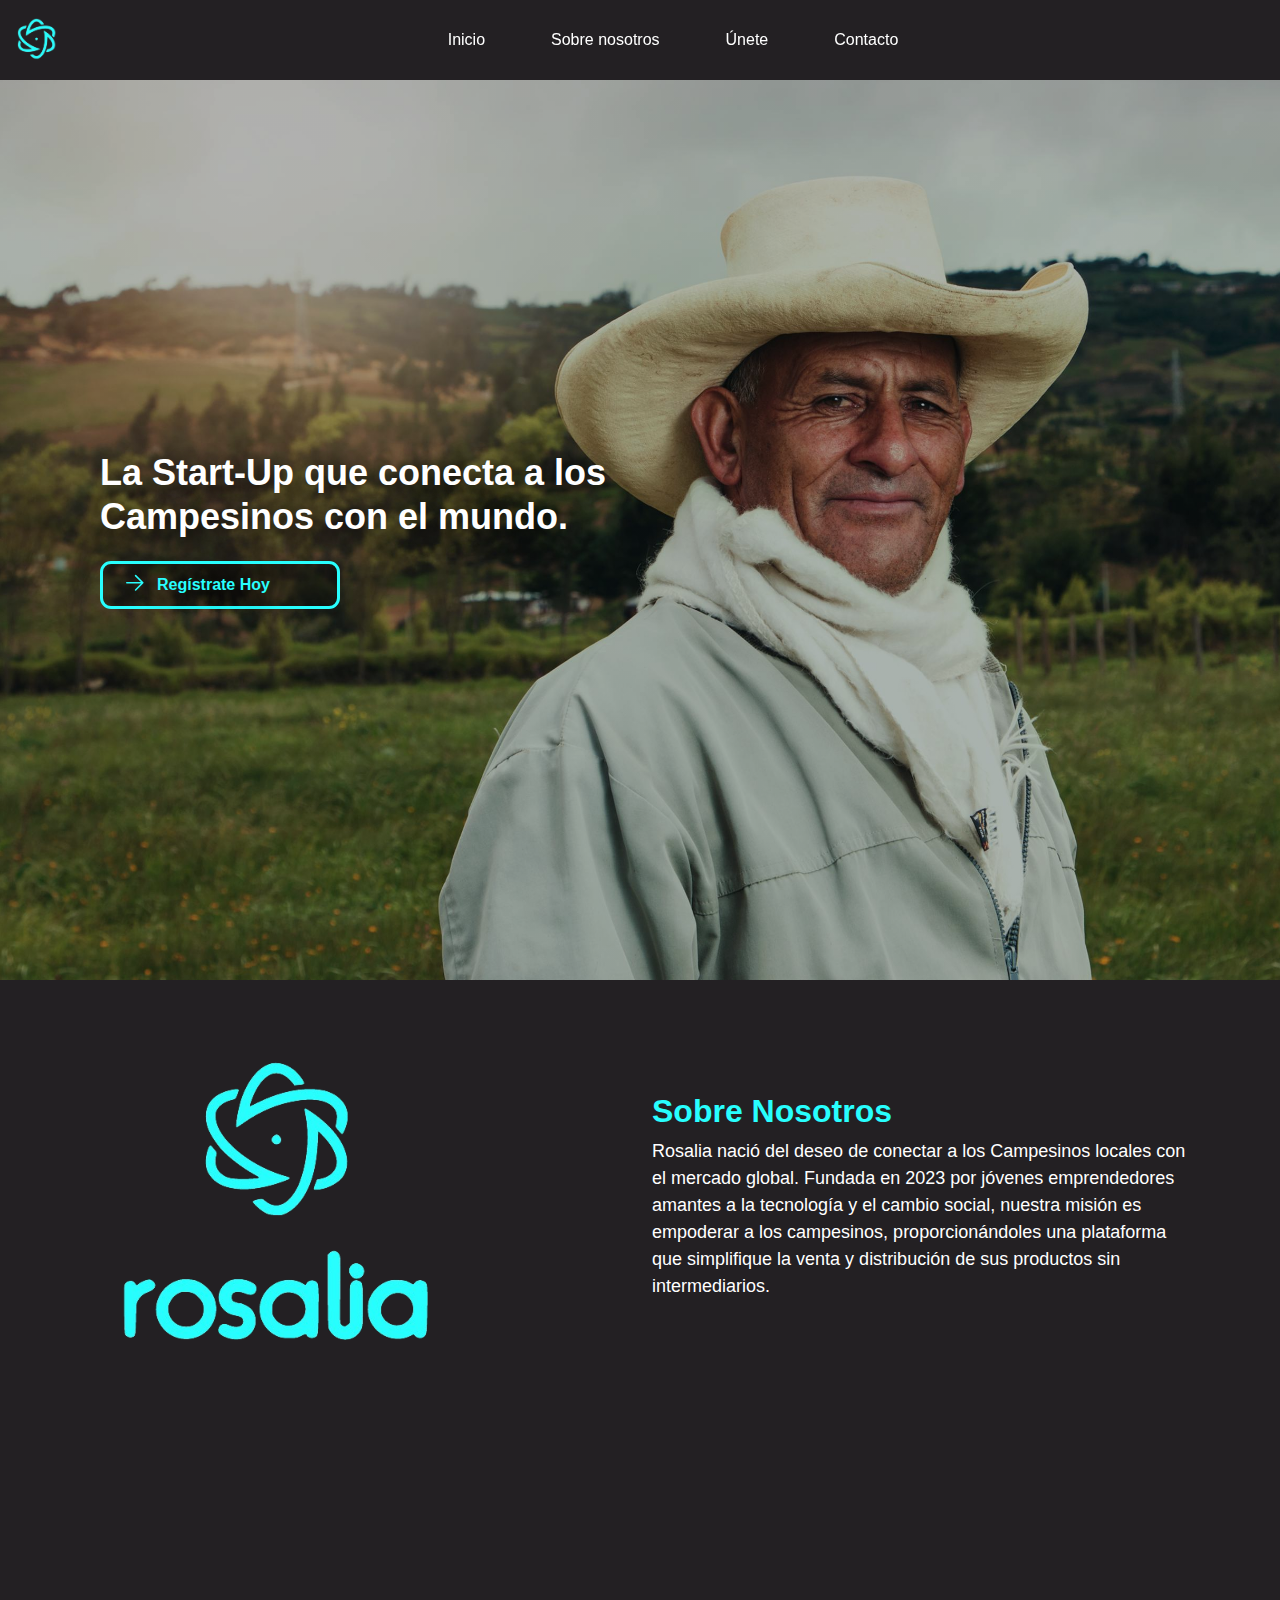
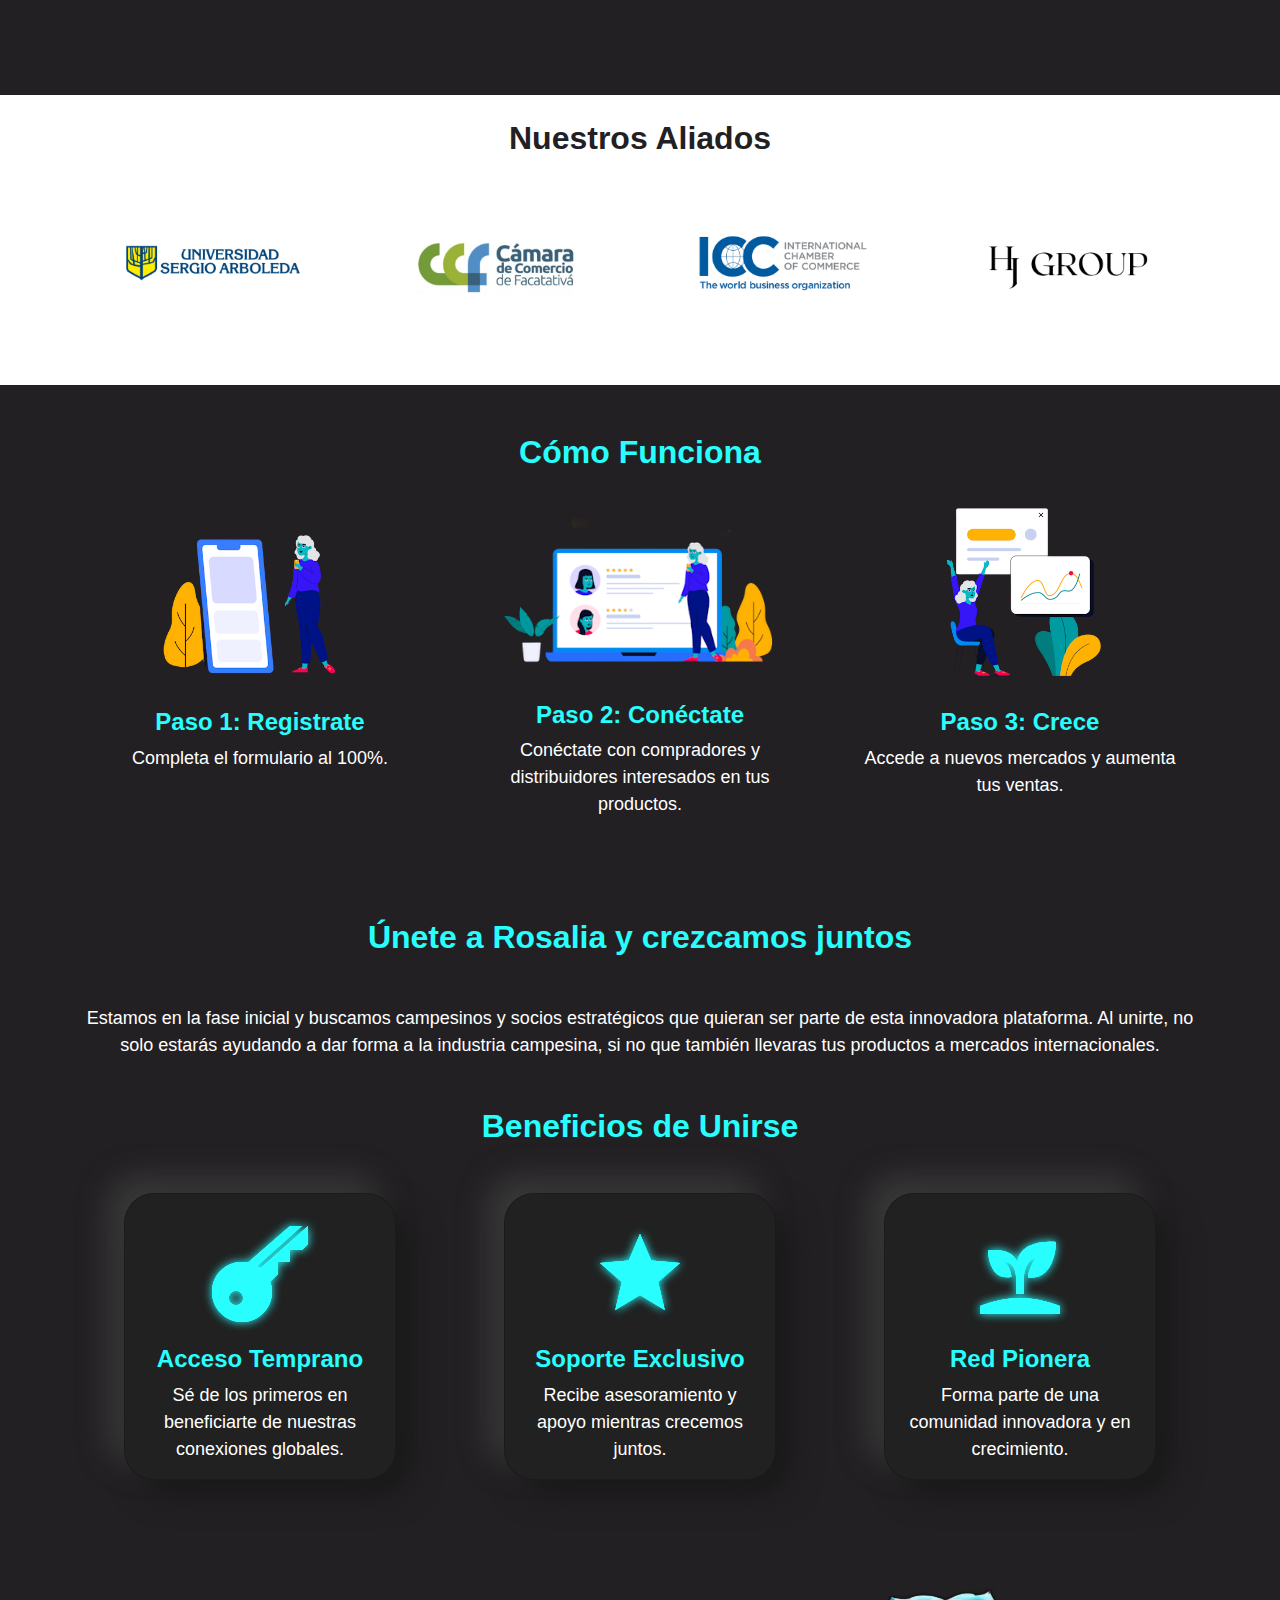
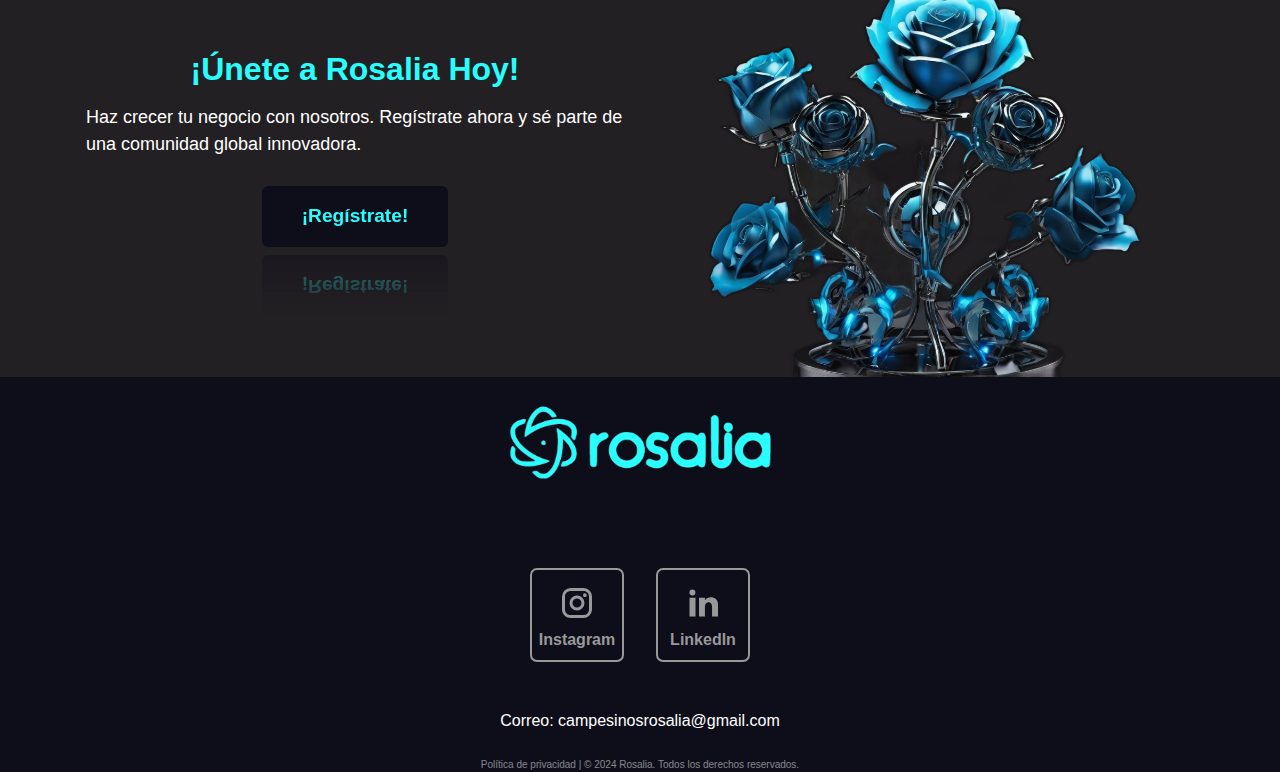
<file: index.html>
<!DOCTYPE html>
<html lang="en">

<head>
    <meta charset="UTF-8">
    <meta name="viewport" content="width=device-width, initial-scale=1.0">
    <title>Rosalia Start-Up</title>
    <link href="https://cdn.jsdelivr.net/npm/bootstrap@5.3.3/dist/css/bootstrap.min.css" rel="stylesheet"
        integrity="sha384-QWTKZyjpPEjISv5WaRU9OFeRpok6YctnYmDr5pNlyT2bRjXh0JMhjY6hW+ALEwIH" crossorigin="anonymous">
    <link href="https://cdn.jsdelivr.net/npm/aos@2.3.4/dist/aos.css" rel="stylesheet">
    <link rel="stylesheet" href="style.css">

    <link rel="icon" href="img/favicon rosalia.png" type="image/png">
</head>
<body>

    <nav class="navbar navbar-expand-lg navbar-custom fixed-top">
        <div class="container-fluid d-flex">
            <a class="navbar-brand" href="#inicio">
                <img src="img/icono rosalia png.png" alt="Bootstrap" width="50" height="auto">
            </a>
            <button class="navbar-toggler" type="button" data-bs-toggle="collapse" data-bs-target="#navbarNav"
                aria-controls="navbarNav" aria-expanded="false" aria-label="Toggle navigation">
                <label class="hamburguesa">
                    <input type="checkbox">
                    <div class="checkmark">
                        <span></span>
                        <span></span>
                        <span></span>
                    </div>
                </label>
            </button>
            <div class="collapse navbar-collapse" id="navbarNav">
                <ul class="navbar-nav">
                    <li class="nav-item">
                        <a class="nav-link" aria-current="page" href="#inicio">Inicio</a>
                    </li>
                    <li class="nav-item">
                        <a class="nav-link" href="#sobre-nosotros">Sobre nosotros</a>
                    </li>
                    <li class="nav-item">
                        <a class="nav-link" href="#unete">Únete</a>
                    </li>
                    <li class="nav-item">
                        <a class="nav-link" href="#contacto">Contacto</a>
                    </li>
                </ul>
            </div>
        </div>
    </nav>

    <header class="main-header pagina" id="inicio">
        <div class="overlay">
            <div class="inicio container text-left">
                <div class="content">
                    <h1 style="font-weight: 600; text-shadow:black 0px 4px 25px; font-size: 36px;">La Start-Up que
                        conecta a los Campesinos con el mundo.</h1>
                    <a href="https://forms.gle/9NiGfaWbfiVyMMTx9" target="_blank">
                        <button class="button">
                            <svg xmlns="http://www.w3.org/2000/svg" fill="none" viewBox="0 0 24 24" stroke-width="1.5" stroke="currentColor"
                                class="w-6 h-6">
                                <path stroke-linecap="round" stroke-linejoin="round" d="M4.5 12h15m0 0l-6.75-6.75M19.5 12l-6.75 6.75">
                                </path>
                            </svg>
                            <div class="text">
                                Regístrate Hoy
                            </div>
                        </button>
                    </a>
                </div>
            </div>
        </div>
    </header>

    <section class="sobre_nosotros container text-center mt-4 pagina" id="sobre-nosotros">
        <div class="row align-items-center" style="min-height: 200px;">
            <div class="col-md-12 col-lg-6">
                <img src="img/Rosalia_Logo PNG.png" alt="logo Rosalia" class=" d-none d-lg-block img-fluid"
                    style="width: 400px;">
                <img src="img/logo 2 rosalia.png" alt="logo Rosalia" class="d-block d-lg-none img-fluid"
                    style="width: 350px; margin: auto; display: block;">
            </div>
            <div class="col-md-12 col-lg-6 sobre_nosotros_texto">
                <h2>Sobre Nosotros</h2>
                <p>Rosalia nació del deseo de conectar a los Campesinos locales con el mercado global. Fundada en 2023
                    por jóvenes emprendedores amantes a la tecnología y el cambio social, nuestra misión es empoderar a
                    los campesinos, proporcionándoles una plataforma que simplifique la venta y distribución de sus
                    productos sin intermediarios.</p>
            </div>
        </div>
    </section>

    <section id="impact" class="impact-section py-5 mt-2">
        <div class="container">
            <h2 data-aos="fade-up">Impacto de rosalia en Colombia</h2>
            <div class="row mt-4">
                <div class="col-md-4 text-center" data-aos="fade-up" data-aos-delay="100">
                    <h3><span class="counter" data-count="1500">0</span>+</h3>
                    <p>Productores de flores beneficiados</p>
                </div>
                <div class="col-md-4 text-center" data-aos="fade-up" data-aos-delay="200">
                    <h3><span class="counter" data-count="2700000">0</span>+</h3>
                    <p>Campesinos beneficiados</p>
                </div>
                <div class="col-md-4 text-center" data-aos="fade-up" data-aos-delay="300">
                    <h3><span class="counter" data-count="100">0</span>%</h3>
                    <p>Incremento en ingresos</p>
                </div>
            </div>
        </div>
    </section>


    <section class="aliados py-4 text-center" style="background-color: white;">
        <div class="container">
            <h2>Nuestros Aliados</h2>
            <div class="row align-items-center justify-content-center">
                <div class="col-6 col-md-3 my-2">
                    <img src="img/aliado1.png" alt="logo universidad sergio arboleda" class="img-fluid">
                </div>
                <div class="col-6 col-md-3 my-2">
                    <img src="img/aliado2.png" alt="logo camara de comercio de facatativa" class="img-fluid">
                </div>
                <div class="col-6 col-md-3 my-2">
                    <img src="img/aliado3.png" alt="logo camara de comercio internacional" class="img-fluid">
                </div>
                <div class="col-6 col-md-3 my-2">
                    <img src="img/HJ GROUP.png" alt="logo HJ group" class="img-fluid">
                </div>
            </div>
        </div>
    </section>



    <section class="como-funciona py-5">
        <div class="container">
            <h2 class="text-center mb-1">Cómo Funciona</h2>
            <div class="row">
                <div class="col-12 col-md-4 mb-1">
                    <div class="funciona-item text-center p-3">
                        <img src="img/ilustracion1.png" alt="Paso 1" class="img-fluid mb-3">
                        <h4>Paso 1: Registrate</h4>
                        <p>Completa el formulario al 100%.</p>
                    </div>
                </div>
                <div class="col-12 col-md-4 mb-1">
                    <div class="funciona-item text-center p-3">
                        <img src="img/ilustracion2.png" alt="Paso 2" class="img-fluid mb-3">
                        <h4>Paso 2: Conéctate</h4>
                        <p>Conéctate con compradores y distribuidores interesados en tus productos.</p>
                    </div>
                </div>
                <div class="col-12 col-md-4 mb-1">
                    <div class="funciona-item text-center p-3">
                        <img src="img/ilustracion3.png" alt="Paso 3" class="img-fluid mb-3">
                        <h4>Paso 3: Crece</h4>
                        <p>Accede a nuevos mercados y aumenta tus ventas.</p>
                    </div>
                </div>
            </div>
        </div>
    </section>


    <section class="unete py-3 pagina" id="unete">
        <div class="container">
            <h2 class="text-center mb-5">Únete a Rosalia y crezcamos juntos</h2>
            <p class="text-center mb-5">Estamos en la fase inicial y buscamos campesinos y socios estratégicos que quieran
                ser parte de esta innovadora plataforma. Al unirte, no solo estarás ayudando a dar forma a la industria
                campesina, si no que también llevaras tus productos a mercados internacionales.</p>
            <h2 class="text-center mb-5">Beneficios de Unirse</h2>
            <div class="row justify-content-center">
                <div class="col-12 col-md-4 mb-4">
                    <div class="card text-center">
                        <div class="card-body">
                            <span class="vaadin--key m-3 neon"></span>
                            <h4 class="card-title">Acceso Temprano</h4>
                            <p class="card-text">Sé de los primeros en beneficiarte de nuestras conexiones globales.</p>
                        </div>
                    </div>
                </div>
                <div class="col-12 col-md-4 mb-4">
                    <div class="card text-center">
                        <div class="card-body">
                            <span class="material-symbols--star m-3 neon"></span>
                            <h4 class="card-title">Soporte Exclusivo</h4>
                            <p class="card-text">Recibe asesoramiento y apoyo mientras crecemos juntos.</p>
                        </div>
                    </div>
                </div>
                <div class="col-12 col-md-4 mb-4">
                    <div class="card text-center">
                        <div class="card-body">
                            <span class="mdi--seedling m-3 neon"></span>
                            <h4 class="card-title">Red Pionera</h4>
                            <p class="card-text">Forma parte de una comunidad innovadora y en crecimiento.</p>
                        </div>
                    </div>
                </div>
            </div>
        </div>
    </section>


    <section class="llamado container text-center mt-5">
        <div class="row align-items-center">
            <div class="col-sm-12 col-md-6 col-lg-6 text-center">
                <h2 class="mb-3">¡Únete a Rosalia Hoy!</h2>
                <p class="m-1 text-start text-md-start text-sm-center">Haz crecer tu negocio con nosotros. Regístrate ahora
                    y sé parte de una comunidad global innovadora.</p>
                    <a href="https://forms.gle/9NiGfaWbfiVyMMTx9" target="_blank">
                <button class="btn-llamado mt-4 mb-5">
                    ¡Regístrate!
                </button>
                </a>
            </div>
            <div class="col-sm-12 col-md-6 col-lg-6 mt-sm-4 mt-md-0">
                <img src="img/ROSA IA.png" alt="logo Rosalia" class="img-fluid">
            </div>
        </div>
    </section>



<footer class="footer pagina" id="contacto">
    <div class="container text-center">
        <div class="row align-items-center">
            <!-- Logo -->
            <div class="col-12">
                <img src="img/logo 2 rosalia.png" alt="logo Rosalia" class="img-fluid mt-3" id="footer-logo">
            </div>

            <!-- Social Media Buttons -->
            <div class="col-6 d-flex justify-content-end">
                <div class="light-button">
                    <a href="redes.html" target="_parent" class="custom-link">
                    <button class="bt">
                        <div class="light-holder">
                            <div class="dot"></div>
                            <div class="light"></div>
                        </div>
                        <div class="button-holder">
                            <svg xmlns="http://www.w3.org/2000/svg" width="36" height="36" viewBox="0 0 24 24">
                                <path fill="currentColor"
                                    d="M7.8 2h8.4C19.4 2 22 4.6 22 7.8v8.4a5.8 5.8 0 0 1-5.8 5.8H7.8C4.6 22 2 19.4 2 16.2V7.8A5.8 5.8 0 0 1 7.8 2m-.2 2A3.6 3.6 0 0 0 4 7.6v8.8C4 18.39 5.61 20 7.6 20h8.8a3.6 3.6 0 0 0 3.6-3.6V7.6C20 5.61 18.39 4 16.4 4zm9.65 1.5a1.25 1.25 0 0 1 1.25 1.25A1.25 1.25 0 0 1 17.25 8A1.25 1.25 0 0 1 16 6.75a1.25 1.25 0 0 1 1.25-1.25M12 7a5 5 0 0 1 5 5a5 5 0 0 1-5 5a5 5 0 0 1-5-5a5 5 0 0 1 5-5m0 2a3 3 0 0 0-3 3a3 3 0 0 0 3 3a3 3 0 0 0 3-3a3 3 0 0 0-3-3" />
                            </svg>
                            <p>Instagram</p>
                        </div>
                    </button>
                    </a>
                </div>
            </div>

            <div class="col-6 d-flex justify-content-start">
                <div class="light-button">
                    <a href="redes.html" target="_parent" class="custom-link">
                    <button class="bt">
                        <div class="light-holder">
                            <div class="dot"></div>
                            <div class="light"></div>
                        </div>
                        <div class="button-holder">
                            <svg xmlns="http://www.w3.org/2000/svg" width="36" height="36" viewBox="0 0 24 24">
                                <path fill="currentColor"
                                    d="M6.94 5a2 2 0 1 1-4-.002a2 2 0 0 1 4 .002M7 8.48H3V21h4zm6.32 0H9.34V21h3.94v-6.57c0-3.66 4.77-4 4.77 0V21H22v-7.93c0-6.17-7.06-5.94-8.72-2.91z" />
                            </svg>
                            <p>Linkedln</p>
                        </div>
                    </button>
                    </a>
                </div>
            </div>

            <!-- Contact Information -->
            <div class="col-12 mt-5">
                <p class="mb-0">Correo: campesinosrosalia@gmail.com</p>
            </div>
        </div>

        <!-- Privacy Policy and Copyright -->
        <div class="row Copyright mt-4">
            <div class="col-12">
                <p class="mb-0">Política de privacidad | © 2024 Rosalia. Todos los derechos reservados.</p>
            </div>
        </div>
    </div>
</footer>


    <script src="https://cdn.jsdelivr.net/npm/bootstrap@5.3.3/dist/js/bootstrap.bundle.min.js"
        integrity="sha384-YvpcrYf0tY3lHB60NNkmXc5s9fDVZLESaAA55NDzOxhy9GkcIdslK1eN7N6jIeHz"
        crossorigin="anonymous"></script>
    <script src="https://cdn.jsdelivr.net/npm/aos@2.3.4/dist/aos.js"></script>
    <script src="https://cdn.jsdelivr.net/npm/jquery@3.6.0/dist/jquery.min.js"></script>

    <script>
        // Inicializar AOS
        AOS.init();

        // Contador
        $(document).ready(function () {
            var a = 0;
            $(window).scroll(function () {
                var oTop = $('.counter').offset().top - window.innerHeight;
                if (a == 0 && $(window).scrollTop() > oTop) {
                    $('.counter').each(function () {
                        var $this = $(this),
                            countTo = $this.attr('data-count');
                        $({
                            countNum: $this.text()
                        }).animate({
                            countNum: countTo
                        },
                            {
                                duration: 2000,
                                easing: 'swing',
                                step: function () {
                                    $this.text(Math.floor(this.countNum));
                                },
                                complete: function () {
                                    $this.text(this.countNum);
                                }
                            });
                    });
                    a = 1;
                }
            });
        });
    </script>

    </body>
    </html>
</file>
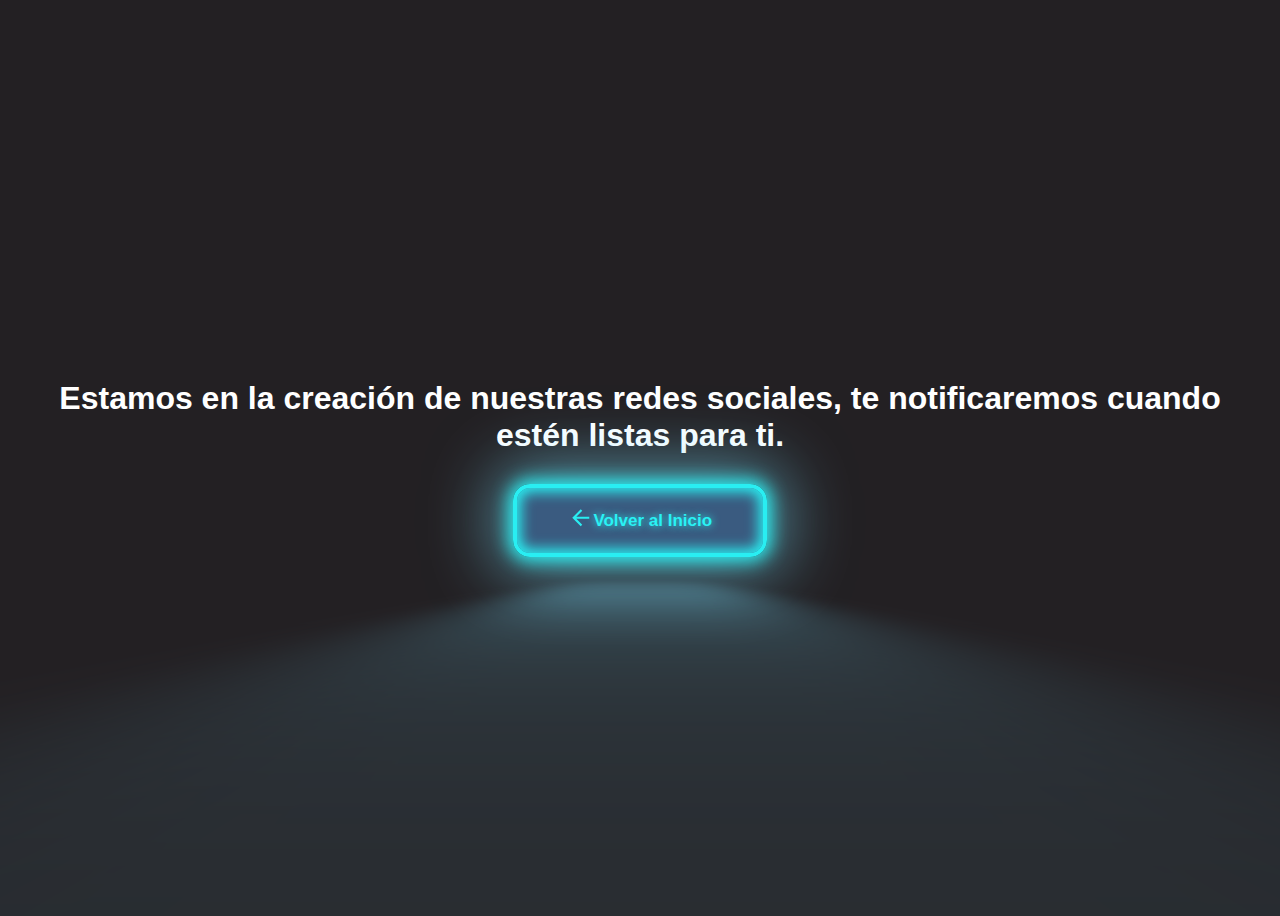
<file: redes.html>
<!DOCTYPE html>
<html lang="en">
<head>
    <meta charset="UTF-8">
    <meta name="viewport" content="width=device-width, initial-scale=1.0">
    <link rel="stylesheet" href="redes.css">
    <link rel="icon" href="img/favicon rosalia.png" type="image/png">
    <title>Redes Rosalia</title>
</head>
<body>
    <div class="container">
        <h1>Estamos en la creación de nuestras redes sociales, te notificaremos cuando estén listas para ti.</h1>
        <a href="index.html" target="_parent" class="custom-link">
            <button class="custom-button">
                <span>
                    <svg xmlns="http://www.w3.org/2000/svg" width="1.5em" height="1.5em" viewBox="0 0 24 24">
                        <path fill="currentColor" d="M20 11H7.83l5.59-5.59L12 4l-8 8l8 8l1.41-1.41L7.83 13H20z" />
                    </svg>
                </span>
                Volver al Inicio
            </button>
        </a>
    </div>

</body>
</html>
</file>
<file: style.css>
body {
    background-color: #232023;
    font-family: 'Red Hat Display', sans-serif;
}

.pagina{
    scroll-margin-top: 10ex;
}

::-webkit-scrollbar{
    width:7px ;
}

::-webkit-scrollbar-thumb{
    border-radius: 3px;
    background-color: #28FEFE;
}


/*NAV*/

.navbar-custom {
    background-color: rgba(35, 32, 35, 0.8);
}

.nav-item a {
    color: white;
}

.navbar-nav {
    margin: 0 auto;
    gap: 50px;
}

.navbar-toggler {
    border: none !important;
}

.navbar-toggler:focus {
    box-shadow: none !important;
}

.navbar-custom .navbar-nav .nav-link:hover {
    color: #28FEFE;
}

/* Hide the default checkbox */
.hamburguesa input {
    position: absolute;
    opacity: 0;
    cursor: pointer;
    height: 0;
    width: 0;
}

.hamburguesa {
    display: block;
    position: relative;
    cursor: pointer;
    font-size: 20px;
    user-select: none;
    margin-right: 15px;
    height: 2rem;
}

.checkmark {
    position: relative;
    top: 0;
    left: 0;
    height: 1.3em;
    width: 1.3em;
}

.checkmark span {
    width: 32px;
    height: 2px;
    background-color: #28FEFE;
    position: absolute;
    transition: all 0.3s ease-in-out;
    -webkit-transition: all 0.3s ease-in-out;
    -moz-transition: all 0.3s ease-in-out;
    -ms-transition: all 0.3s ease-in-out;
    -o-transition: all 0.3s ease-in-out;
}

.checkmark span:nth-child(1) {
    top: 10%;
}

.checkmark span:nth-child(2) {
    top: 50%;
}

.checkmark span:nth-child(3) {
    top: 90%;
}

.hamburguesa input:checked+.checkmark span:nth-child(1) {
    top: 50%;
    transform: translateY(-50%) rotate(45deg);
    -webkit-transform: translateY(-50%) rotate(45deg);
    -moz-transform: translateY(-50%) rotate(45deg);
    -ms-transform: translateY(-50%) rotate(45deg);
    -o-transform: translateY(-50%) rotate(45deg);
}

.hamburguesa input:checked+.checkmark span:nth-child(2) {
    top: 50%;
    transform: translateY(-50%) rotate(-45deg);
    -webkit-transform: translateY(-50%) rotate(-45deg);
    -moz-transform: translateY(-50%) rotate(-45deg);
    -ms-transform: translateY(-50%) rotate(-45deg);
    -o-transform: translateY(-50%) rotate(-45deg);
}

.hamburguesa input:checked+.checkmark span:nth-child(3) {
    transform: translateX(-50px);
    -webkit-transform: translateX(-50px);
    -moz-transform: translateX(-50px);
    -ms-transform: translateX(-50px);
    -o-transform: translateX(-50px);
    opacity: 0;
}

/*HEADER PRINCIPAL*/

.main-header {
    position: relative;
    background: linear-gradient(rgba(0, 0, 0, 0.3), rgba(0, 0, 0, 0.3)), url(img/campesino.jpg) no-repeat center center;
    background-size: cover;
    height: 100vh;
    margin-top: 80px;
}

.overlay {
    position: absolute;
    top: 0;
    left: 0;
    width: 100%;
    height: 100%;
    display: flex;
    align-items: center;
}

.inicio {
    color: white;
    padding: 30px;
}

.content {
    text-align: left;
    max-width: 50%;
}

@media (max-width: 768px) {
    .main-header {
        height: 100vh;
    }

    .content {
        max-width: 100%;
    }
}

.btn-primary {
    margin-top: 10px;
}

.button {
    background-color: #00000049;
    color: #28FEFE;
    width: 15em;
    height: 3em;
    border: #28FEFE 0.2em solid;
    border-radius: 11px;
    text-align: right;
    transition: all 0.6s ease;
    margin-top: 15px;
}

.button:hover {
    background-color: #28FEFE;
    cursor: pointer;
    color: #232023;
}

.button svg {
    width: 1.6em;
    margin: -0.2em 0.8em 1em;
    position: absolute;
    display: flex;
    transition: all 0.6s ease;
}

.button:hover svg {
    transform: translateX(5px);
}

.text {
    margin: 0 3em;
    width: 80%;
    text-align: start;
    font-weight: 700;
    text-shadow: black 0px 4px 20px;
}

/*SOBRE ROSALIA*/

.sobre_nosotros_texto p {
    color: white;
    font-size: 18px;
}

.sobre_nosotros_texto {
    text-align: start;
}

.sobre_nosotros_texto h2 {
    color: #28FEFE;
    font-weight: 700;
}


/*IMPACTO*/

.impact-section {
    
    padding-top: 50px;
    padding-bottom: 50px;
}

.impact-section h2 {
    text-align: center;
    margin-bottom: 40px;
    color: #28FEFE;
    font-weight: 700;
}

.impact-section p{
    color: white;
    font-size: 18px;
    
}

.impact-section h3{
    color: #28FEFE;
}

.counter {
    font-size: 3rem;
    font-weight: bold;
    color: #28FEFE;
}

@media (max-width: 768px) {
    .main-header {
        height: 100vh;
    }

    .content {
        max-width: 100%;
    }
}

.btn-primary {
    margin-top: 20px;
}

/*ALIADOS*/


.aliados h2{
    font-weight: bold;
    color: #232023;
    
}

.aliados img{
    max-height: 180px;
    object-fit: contain;
    width: 100%;
}

/*COMO FUNCIONA*/

.como-funciona h2 {
    color: #28FEFE;
    font-weight: 700;
}


.funciona-item img {
    max-height: 200px;
    object-fit: contain;
}

.funciona-item h4 {
    color: #28FEFE;
    font-weight: 700;
}

.funciona-item p {
    color: #ffffff;
    font-size: 18px;
}


/*UNETE*/

.unete h2 {
    color: #28FEFE;
    font-weight: 700;
}

.unete p {
    color: white;
    font-size: 18px;
}

.card-title {
    color: #28FEFE;
    font-weight: 700;
}

.neon {
    display: inline-block;
    width: 6em;
    height: 6em;
    background-repeat: no-repeat;
    background-size: 100% 100%;
    filter: drop-shadow(0 0 0px #28FEFE) drop-shadow(0 0 0px #28FEFE) drop-shadow(0 0 5px #28FEFE);
}

.vaadin--key {
    background-image: url("data:image/svg+xml,%3Csvg xmlns='http://www.w3.org/2000/svg' viewBox='0 0 16 16'%3E%3Cpath fill='%2328FEFE' d='m8.1 7l-.6-.3L15 0h-2L6 6.1C5.7 6 5.4 6 5 6c-2.8 0-5 2.2-5 5s2.3 5 5 5s5-2.2 5-5c0-.6-.1-1.2-.3-1.7L11 8V6h2V4h2l1-1V0zM4 13.2c-.7 0-1.2-.6-1.2-1.2s.6-1.2 1.2-1.2s1.2.6 1.2 1.2s-.5 1.2-1.2 1.2'/%3E%3C/svg%3E");
}

.material-symbols--star {
    background-image: url("data:image/svg+xml,%3Csvg xmlns='http://www.w3.org/2000/svg' viewBox='0 0 24 24'%3E%3Cpath fill='%2328FEFE' d='m5.825 21l1.625-7.025L2 9.25l7.2-.625L12 2l2.8 6.625l7.2.625l-5.45 4.725L18.175 21L12 17.275z'/%3E%3C/svg%3E");
}

.mdi--seedling {
    background-image: url("data:image/svg+xml,%3Csvg xmlns='http://www.w3.org/2000/svg' viewBox='0 0 24 24'%3E%3Cpath fill='%2328FEFE' d='M2 22v-2s5-2 10-2s10 2 10 2v2zm9.3-12.9c-1.2-3.9-7.3-3-7.3-3s.2 7.8 5.9 6.6C9.5 9.8 8 9 8 9c2.8 0 3 3.4 3 3.4V17h2v-4.2s0-3.9 3-4.9c0 0-2 3-2 5c7 .7 7-8.9 7-8.9s-8.9-1-9.7 5.1'/%3E%3C/svg%3E");
}

.card {
    width: 100%;
    max-width: 17rem;
    height: auto;
    border-radius: 30px;
    background: #212121;
    box-shadow: 15px 15px 30px rgb(25, 25, 25),
        -15px -15px 30px rgb(60, 60, 60);
    margin: 0 auto;
}

/*LLAMADO*/


.llamado h2 {
    color: #28FEFE;
    font-weight: 700;
}

.llamado p {
    color: white;
    font-size: 18px;
    text-align: start;
}

.btn-llamado {
    font-size: 1.2rem;
    padding: 1rem 2.5rem;
    border: none;
    outline: none;
    border-radius: 0.4rem;
    cursor: pointer;
    background-color: rgb(14, 14, 26);
    color: #28FEFE;
    font-weight: 700;
    transition: 0.6s;
    -webkit-box-reflect: below 10px linear-gradient(to bottom, rgba(0, 0, 0, 0.0), rgba(0, 0, 0, 0.4));
}

.btn-llamado:active {
    scale: 0.92;
}

.btn-llamado:hover {
    background: rgb(2, 29, 78);
    background: linear-gradient(270deg, rgba(2, 29, 78, 0.681) 0%, rgba(31, 215, 232, 0.873) 60%);
    color: rgb(4, 4, 38);
}

@media (max-width: 768px) {
    .llamado .text-start {
        text-align: center !important;
    }

    .llamado img {
        margin-top: 90px;
    }
}


/*FOOTER*/

.footer{
    background-color: rgb(14, 14, 26);
    color: white;
}

.footer img{
    max-width: 350px;
    height: auto;
}

.footer p{
    margin: 0;
}

.custom-link {
    text-decoration: none;
}

.light-button button.bt {
    position: relative;
    height: 160px;
    display: flex;
    align-items: flex-end;
    outline: none;
    background: none;
    border: none;
   
}

.light-button button.bt .button-holder {
    display: flex;
    flex-direction: column;
    align-items: center;
    justify-content: center;
    height: 90px;
    width: 90px;
    background-color: rgb(14, 14, 26);
    border-radius: 5px;
    color: #999999;
    font-weight: 700;
    transition: 300ms;
    outline: #999999 2px solid;
    outline-offset: 20;
}

.light-button button.bt .button-holder svg {
    height: 50px;
    fill: #0f0f0f;
    transition: 300ms;
}

.light-button button.bt .light-holder {
    position: absolute;
    height: 200px;
    width: 90px;
    display: flex;
    flex-direction: column;
    align-items: center;
}

.light-button button.bt .light-holder .dot {
    position: absolute;
    top: 0;
    width: 10px;
    height: 10px;
    background-color: #23202300;
    border-radius: 10px;
    z-index: 2;
}

.light-button button.bt .light-holder .light {
    position: absolute;
    top: 0;
    width: 200px;
    height: 200px;
    clip-path: polygon(50% 0%, 25% 100%, 75% 100%);
    background: transparent;
}

.light-button button.bt:hover .button-holder svg {
    fill: #28FEFE;
}

.light-button button.bt:hover .button-holder {
    color: #28FEFE;
    outline: #28FEFE 2px solid;
    outline-offset: 2px;
}

.light-button button.bt:hover .light-holder .light {
    background: rgb(255, 255, 255);
    background: linear-gradient(180deg,
            #28FEFE 0%,
            rgba(255, 255, 255, 0) 75%,
            rgba(255, 255, 255, 0) 100%);
}

.Copyright p{
    color: rgba(255, 255, 255, 0.514);
    font-size: 10px;
}
</file>
<file: redes.css>
body {
    background-color: #232023;
    font-family: 'Red Hat Display', sans-serif;
}

.container{
    display: flex;
    flex-direction: column;
    justify-content: center;
    align-items: center;
    height: 100vh;
    text-align: center;
    margin: 0 30px 0 30px ;

}

.container h1{
    color: white;
    margin-bottom: 30px;
}



.custom-link {
    text-decoration: none;
}

.custom-button {
    --glow-color: #28fefee7;
    --glow-spread-color: rgba(123, 224, 255, 0.603);
    --enhanced-glow-color: rgb(206, 249, 255);
    --btn-color: rgba(61, 96, 136, 0.925);
    border: .25em solid var(--glow-color);
    padding: 1em 3em;
    color: var(--glow-color);
    font-size: 17px;
    font-weight: bold;
    background-color: var(--btn-color);
    border-radius: 1em;
    outline: none;
    box-shadow: 0 0 1em .25em var(--glow-color),
        0 0 4em 1em var(--glow-spread-color),
        inset 0 0 .75em .25em var(--glow-color);
    text-shadow: 0 0 .5em var(--glow-color);
    position: relative;
    transition: all 0.3s;
    display: flex;
    justify-content: center;
    align-items: center;
}

.custom-button::after {
    pointer-events: none;
    content: "";
    position: absolute;
    top: 120%;
    left: 0;
    height: 100%;
    width: 100%;
    background-color: var(--glow-spread-color);
    filter: blur(2em);
    opacity: .7;
    transform: perspective(1.5em) rotateX(35deg) scale(1, .6);
}

.custom-button:hover {
    color: var(--btn-color);
    background-color: var(--glow-color);
    box-shadow: 0 0 1em .25em var(--glow-color),
        0 0 4em 2em var(--glow-spread-color),
        inset 0 0 .75em .25em var(--glow-color);
}

.custom-button:active {
    box-shadow: 0 0 0.6em .25em var(--glow-color),
        0 0 2.5em 2em var(--glow-spread-color),
        inset 0 0 .5em .25em var(--glow-color);
}
</file>
